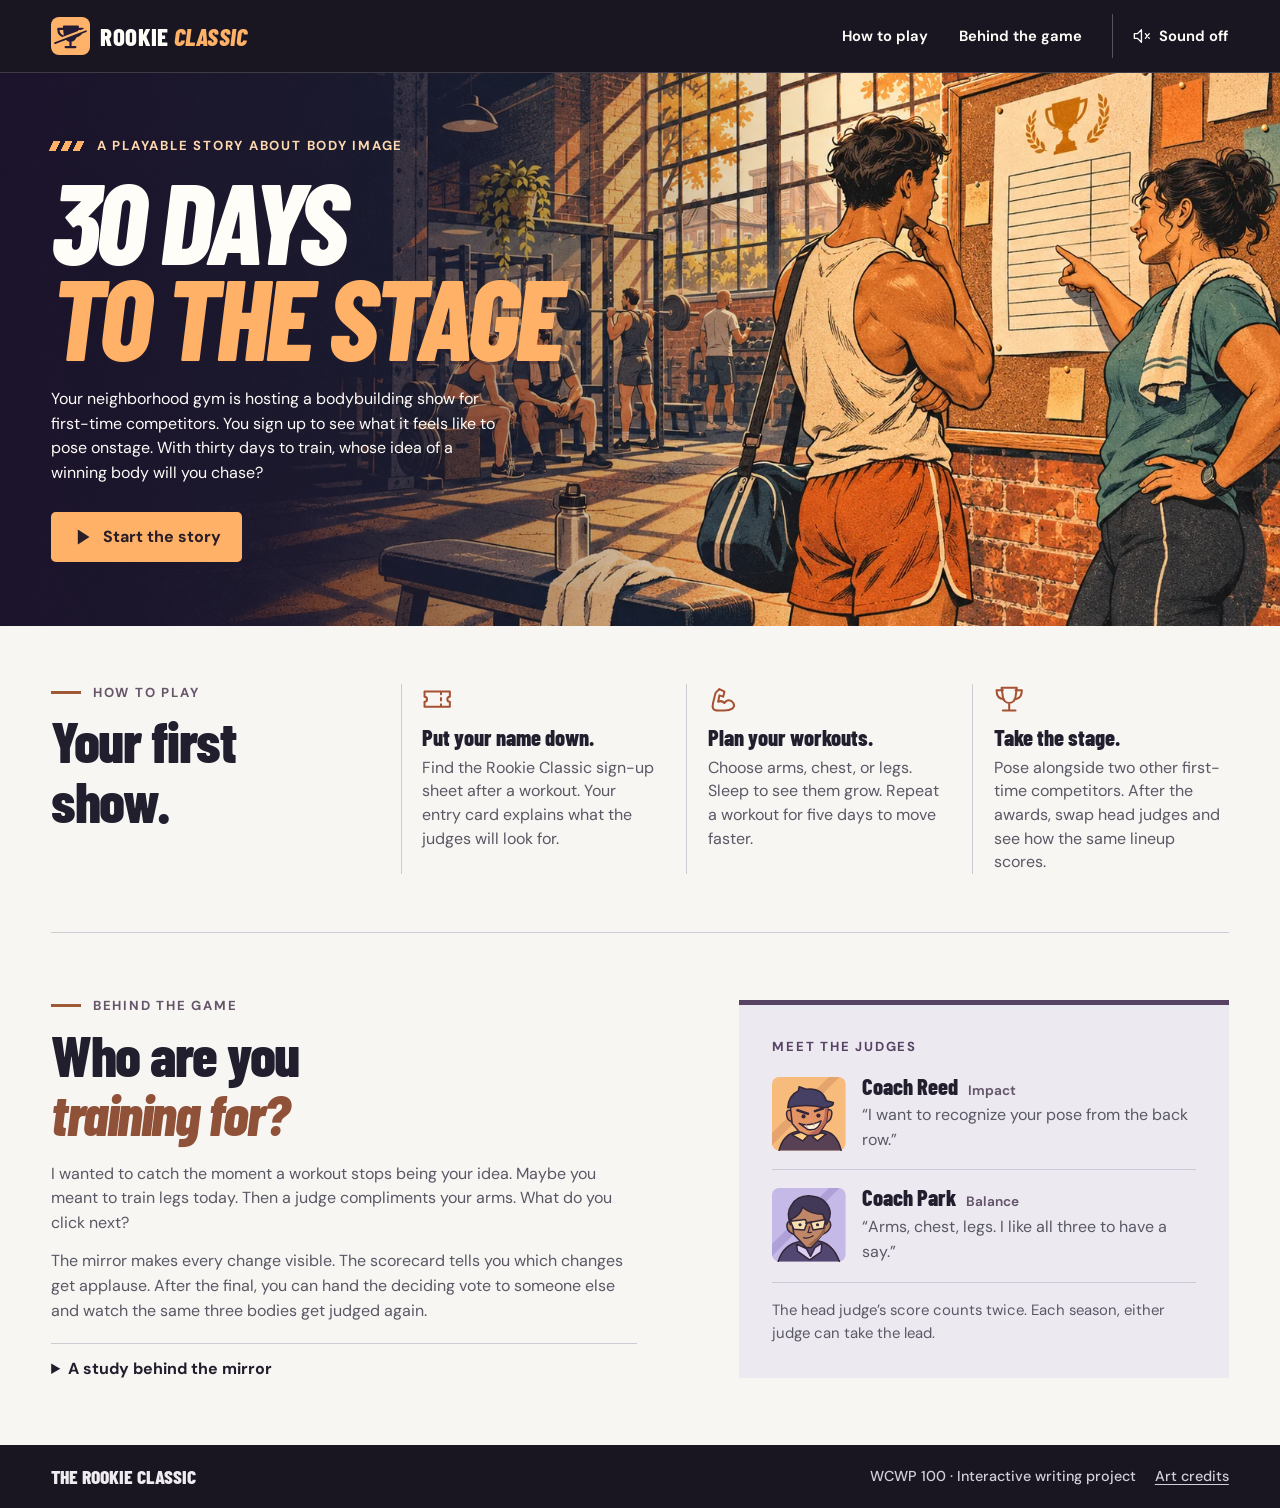
<file: index.html>
<!doctype html>
<html lang="en">
<head>
  <meta charset="utf-8">
  <meta name="viewport" content="width=device-width, initial-scale=1">
  <meta name="theme-color" content="#171723">
  <meta name="description" content="Enter your first local bodybuilding show. Choose thirty days of workouts and see how a judge’s idea of a winning body can shape the way you train.">
  <title>30 Days to the Stage — The Rookie Classic</title>
  <link rel="icon" href="assets/cup.svg" type="image/svg+xml">
  <link rel="preload" href="assets/display-italic.woff2" as="font" type="font/woff2" crossorigin>
  <link rel="stylesheet" href="style.css?v=rookie">
  <script defer src="art.js?v=rookie"></script>
  <script defer src="game.js?v=rookie"></script>
</head>
<body>
  <svg class="sprite" xmlns="http://www.w3.org/2000/svg" aria-hidden="true">
    <symbol id="i-play" viewBox="0 0 24 24"><path d="m7 3 14 9-14 9z" fill="currentColor" stroke="none"/></symbol>
    <symbol id="i-sound" viewBox="0 0 24 24"><path d="M3 9h4l5-5v16l-5-5H3zM16 8q4 4 0 8m3-11q7 7 0 14"/></symbol>
    <symbol id="i-mute" viewBox="0 0 24 24"><path d="M3 9h4l5-5v16l-5-5H3zM17 9l5 6m0-6-5 6"/></symbol>
    <symbol id="i-mirror" viewBox="0 0 24 24"><path d="M4 20V8a8 8 0 0 1 16 0v12zm8-16v13m-6 3-1 2m13-2 1 2"/></symbol>
    <symbol id="i-moon" viewBox="0 0 24 24"><path d="M20.5 14.7A9 9 0 0 1 9.3 3.5a9 9 0 1 0 11.2 11.2Z"/><path d="m17 3 .65 2.35L20 6l-2.35.65L17 9l-.65-2.35L14 6l2.35-.65z" fill="currentColor" stroke="none"/></symbol>
    <symbol id="i-arm" viewBox="0 0 24 24"><path d="m4 15 2-8 3-3 4 2-1 4-3-1-1 5c2-1 4 0 5 1 2-3 5-3 7 0 2 4-2 6-7 6H8c-4 0-5-2-4-6Z"/></symbol>
    <symbol id="i-chest" viewBox="0 0 24 24"><path d="M7 3q5 5 10 0l4 5-3 6-1 6H7l-1-6-3-6zM5 12q4 3 7 0 3 3 7 0m-7-4v4"/></symbol>
    <symbol id="i-leg" viewBox="0 0 24 24"><path d="m9 3-2 6 4 5-3 6v2h5l3-9-2-4 2-6M7 8l7 2m-3 4 5-1"/></symbol>
    <symbol id="i-ticket" viewBox="0 0 24 24"><path d="M2 6h20v4a2 2 0 0 0 0 4v4H2v-4a2 2 0 0 0 0-4zM15 6v2m0 3v2m0 3v2"/></symbol>
    <symbol id="i-cup" viewBox="0 0 24 24"><path d="M6 3h12l-1 7a5 5 0 0 1-10 0zM7 5H2q0 7 6 7m9-7h5q0 7-6 7m-4 3v5m-5 1h10"/></symbol>
  </svg>
  <a class="skip" href="#content">Skip to content</a>
  <header class="mast">
    <div class="wrap mast-inner">
      <a class="brand" href="#home" aria-label="The Rookie Classic home"><img src="assets/cup.svg" width="43" height="43" alt=""><span>ROOKIE <i>CLASSIC</i></span></a>
      <nav aria-label="Site navigation">
        <a href="#rules"><span class="nav-long">How to play</span><span class="nav-short">Rules</span></a><a href="#about"><span class="nav-long">Behind the game</span><span class="nav-short">About</span></a>
        <button type="button" id="sound" class="sound" aria-pressed="false" aria-label="Enable game sounds"><svg class="icon" aria-hidden="true"><use href="#i-mute"/></svg><span>Sound off</span></button>
      </nav>
    </div>
  </header>

  <main id="content" tabindex="-1">
    <div id="home" class="screen">
      <section class="hero" aria-labelledby="game-title">
        <img class="cover" src="assets/arena.webp?v=rookie" width="1672" height="941" fetchpriority="high" alt="Two training partners stop at the gym noticeboard to look at a sign-up sheet.">
        <div class="hero-shade"></div>
        <div class="hero-content wrap">
          <p class="eyebrow strokes">A playable story about body image</p>
          <h1 id="game-title">30 DAYS<br><em>TO THE STAGE</em></h1>
          <p class="deck">Your neighborhood gym is hosting a bodybuilding show for first-time competitors. You sign up to see what it feels like to pose onstage. With thirty days to train, whose idea of a winning body will you chase?</p>
          <div class="actions"><a href="#play" class="btn hot" id="play-link"><svg class="icon" aria-hidden="true"><use href="#i-play"/></svg><span>Start the story</span></a><button type="button" id="fresh" class="text-btn" hidden>Start over</button></div>
        </div>
      </section>

      <div class="wrap">
        <section class="program" id="rules" aria-labelledby="rules-title">
          <div class="section-title"><p class="eyebrow line">How to play</p><h2 id="rules-title">Your first show.</h2></div>
          <div class="steps">
            <div><svg class="step-ico" aria-hidden="true"><use href="#i-ticket"/></svg><h3>Put your name down.</h3><p>Find the Rookie Classic sign-up sheet after a workout. Your entry card explains what the judges will look for.</p></div>
            <div><svg class="step-ico" aria-hidden="true"><use href="#i-arm"/></svg><h3>Plan your workouts.</h3><p>Choose arms, chest, or legs. Sleep to see them grow. Repeat a workout for five days to move faster.</p></div>
            <div><svg class="step-ico" aria-hidden="true"><use href="#i-cup"/></svg><h3>Take the stage.</h3><p>Pose alongside two other first-time competitors. After the awards, swap head judges and see how the same lineup scores.</p></div>
          </div>
        </section>
        <section class="notes" id="about" aria-labelledby="about-title">
          <div class="note-copy">
            <p class="eyebrow line">Behind the game</p><h2 id="about-title">Who are you<br><em>training for?</em></h2>
            <p>I wanted to catch the moment a workout stops being your idea. Maybe you meant to train legs today. Then a judge compliments your arms. What do you click next?</p>
            <p>The mirror makes every change visible. The scorecard tells you which changes get applause. After the final, you can hand the deciding vote to someone else and watch the same three bodies get judged again.</p>
            <details class="research"><summary>A study behind the mirror</summary><p>In a study of 58 women who were generally inactive, those who exercised facing a mirror reported feeling worse afterward than those who exercised facing a plain wall. The researchers found no effect on exercise self-efficacy. That distinction helped shape the game’s question about how it feels to be watched.</p><p>Martin Ginis, Jung, and Gauvin, <cite>Health Psychology</cite> 22 (2003), pp. 354–361.</p><a href="https://eutils.ncbi.nlm.nih.gov/entrez/eutils/efetch.fcgi?db=pubmed&amp;id=12940391&amp;rettype=abstract&amp;retmode=text">Read the PubMed abstract (plain text)</a></details>
          </div>
          <aside class="judges" aria-label="Meet the judges">
            <p class="eyebrow">Meet the judges</p>
            <div class="judge"><span class="portrait" data-portrait="impact" aria-hidden="true"></span><div><h3>Coach Reed <small>Impact</small></h3><p>“I want to recognize your pose from the back row.”</p></div></div>
            <div class="judge"><span class="portrait" data-portrait="balance" aria-hidden="true"></span><div><h3>Coach Park <small>Balance</small></h3><p>“Arms, chest, legs. I like all three to have a say.”</p></div></div>
            <p class="panel-note">The head judge’s score counts twice. Each season, either judge can take the lead.</p>
          </aside>
        </section>
      </div>
    </div>

    <section id="story" class="screen wrap play-wrap" aria-labelledby="story-title" hidden>
      <div class="story-layout" id="story-frame">
        <div class="scene-art" aria-hidden="true"><div id="story-prop"></div></div>
        <div class="story-copy"><p class="eyebrow line" id="story-place"></p><h1 tabindex="-1" id="story-title"></h1><div id="story-text" class="prose"></div><button type="button" class="btn hot" id="next-story"></button></div>
      </div>
    </section>

    <section id="gym" class="screen wrap play-wrap" aria-labelledby="gym-title" hidden>
      <div class="play-heading"><div><p class="eyebrow line">Neighborhood gym · Weight room</p><h1 tabindex="-1" id="gym-title">The training room.</h1></div><div class="day-chip"><span>Training day</span><strong id="day">01 / 30</strong></div></div>
      <div class="gym-layout">
        <figure class="mirror-frame">
          <div class="mirror-head"><span class="mono" id="mirror-label">Training mirror</span><button type="button" id="compare" class="mirror-button" aria-pressed="false"><svg class="icon" aria-hidden="true"><use href="#i-mirror"/></svg><span>View Day 1</span></button></div>
          <div class="gym-canvas" id="gym-canvas"></div>
          <figcaption class="mirror-foot" id="mirror-foot"></figcaption>
        </figure>
        <div class="workout">
          <fieldset class="muscles"><legend>Choose a workout</legend>
            <label><input type="radio" name="group" value="0"><span class="choice-icon"><svg class="icon"><use href="#i-arm"/></svg></span><span><b>Arms</b><small>Double biceps curl</small></span><i></i></label>
            <label><input type="radio" name="group" value="1"><span class="choice-icon"><svg class="icon"><use href="#i-chest"/></svg></span><span><b>Chest</b><small>Chest press</small></span><i></i></label>
            <label><input type="radio" name="group" value="2"><span class="choice-icon"><svg class="icon"><use href="#i-leg"/></svg></span><span><b>Legs</b><small>Power squat</small></span><i></i></label>
          </fieldset>
          <fieldset class="pace"><legend>Repeat this workout for</legend><div><label><input type="radio" name="pace" value="1" checked><span>1 day</span></label><label><input type="radio" name="pace" value="5"><span id="long-block">5 days</span></label></div></fieldset>
          <button type="button" class="btn hot full" id="train" disabled><svg class="icon" aria-hidden="true"><use href="#i-moon"/></svg><span>Train &amp; sleep</span></button>
          <p class="feedback" id="feedback" role="status">Choose a muscle group to begin.</p>
        </div>
      </div>
      <div class="training-bottom"><div class="session-book"><div class="row"><h2>Training log</h2><span class="mono" id="log-count"></span></div><div id="log" class="log"></div><div id="totals" class="totals"></div></div><div id="coach" class="coach"></div></div>
    </section>

    <section id="final" class="screen wrap play-wrap" aria-labelledby="final-title" hidden>
      <div class="play-heading"><div><p class="eyebrow line">Community hall · Show night</p><h1 tabindex="-1" id="final-title">The Rookie Classic.</h1></div><svg class="cup-stamp" aria-hidden="true"><use href="#i-cup"/></svg></div>
      <div class="stage" id="stage"><div class="stage-lights" aria-hidden="true"></div><div class="lineup" id="lineup"></div></div>
      <div id="curtain-call" class="curtain"><div><h2>The scorecards are in.</h2><p id="stage-call"></p></div><button type="button" class="btn hot" id="reveal">Reveal the verdict</button></div>
      <div id="verdict" hidden>
        <div id="ending" class="ending"></div>
        <section class="score-section" aria-labelledby="score-title">
          <div class="score-header"><div><p class="eyebrow line">Judges’ scorecards</p><h2 id="score-title">What if the other judge led?</h2></div><button type="button" id="swap" class="btn outline" aria-pressed="false">Swap head judges</button></div>
          <p id="score-caption" role="status"></p>
          <table><caption class="sr-only">Contestant rankings and judges’ scores out of 100</caption><thead><tr><th scope="col">Place</th><th scope="col">Athlete</th><th scope="col">Impact</th><th scope="col">Balance</th><th scope="col">Total</th></tr></thead><tbody id="scores"></tbody></table>
          <details class="scoring"><summary>How the scores work</summary><p>Coach Reed awards more impact points as the most-trained group grows. Coach Park awards more balance points as the gap between the most- and least-trained groups shrinks. Each judge gives up to 100 points. The head judge counts twice in the average. Athletes tied for first share the title.</p></details>
          <div class="last-actions"><button type="button" class="btn dark" id="replay">Play a new season</button><a href="#about">Behind the game</a></div>
        </section>
      </div>
    </section>
  </main>

  <footer class="site-foot"><div class="wrap"><span>The Rookie Classic</span><div class="foot-links"><span>WCWP 100 · Interactive writing project</span><a href="credits.html">Art credits</a></div></div></footer>
  <dialog id="reset-dialog"><h2>Start a new season?</h2><p>This replaces the season saved in this browser and draws a new panel and two rivals.</p><form method="dialog"><button class="btn outline" value="cancel" autofocus>Keep my season</button><button class="btn hot" value="restart">Start over</button></form></dialog>
  <noscript><p class="no-js">Enable JavaScript to play the game. The introduction and project notes are available above.</p></noscript>
</body>
</html>
</file>
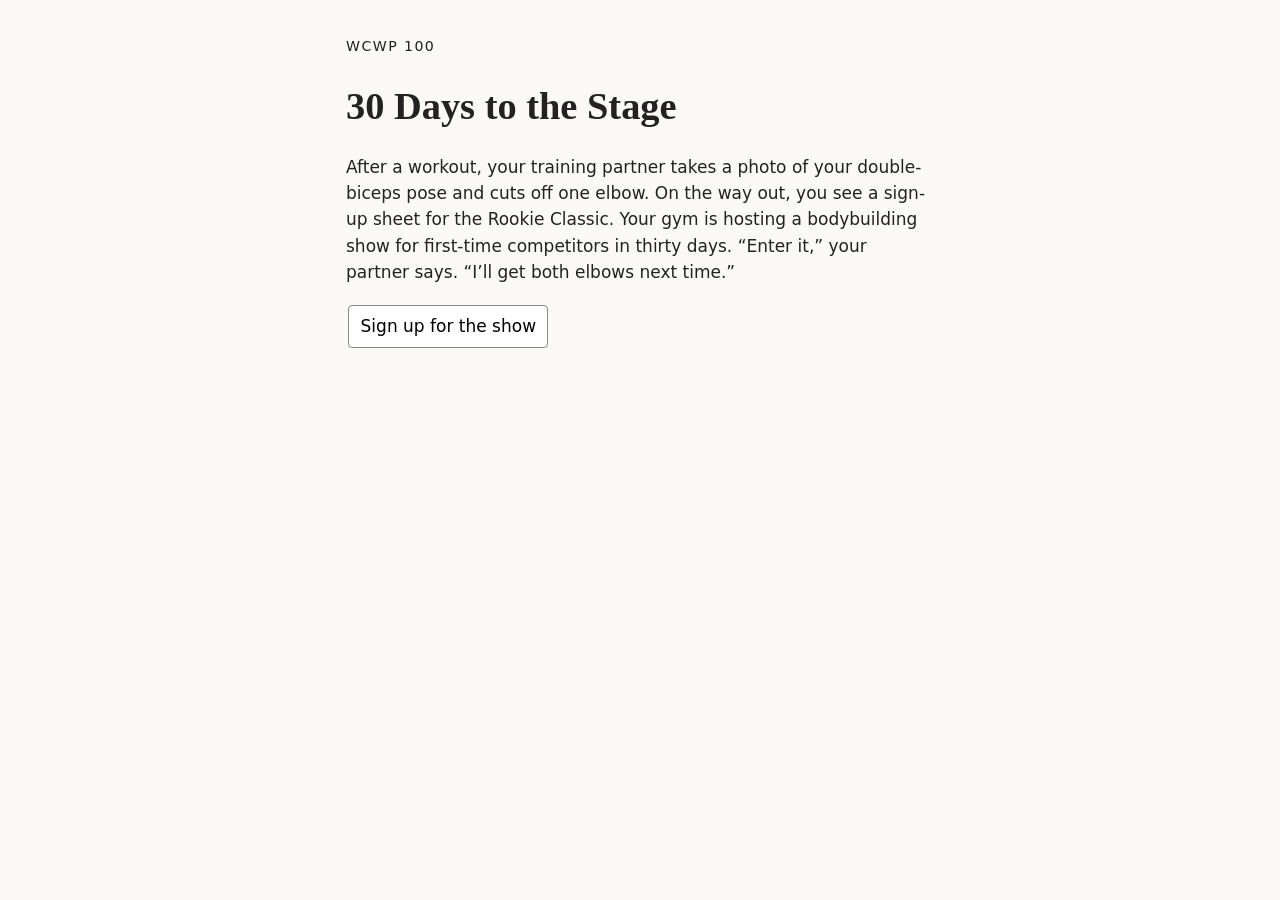
<file: draft/index.html>
<!doctype html><html lang="en"><meta charset="utf-8"><meta name="viewport" content="width=device-width, initial-scale=1"><title>30 Days to the Stage | Rookie Classic Draft</title><link rel="icon" href="../assets/cup.svg" type="image/svg+xml">
<style>*{box-sizing:border-box}body{margin:2rem auto;padding:0 1rem;max-width:620px;background:#faf9f5;color:#222;font:17px/1.55 system-ui}h1{font: bold 2.4rem Georgia}button{font:inherit;padding:.45rem .7rem;margin:.15rem;border:1px solid #888;border-radius:4px;background:white;cursor:pointer}button[aria-pressed=true]{background:#283c38;color:white}#mirror{background:#e4e9e3;text-align:center}svg{height:230px;max-width:100%}small{letter-spacing:.1em}button:disabled{opacity:.5}</style>
<main><small>WCWP 100</small><h1>30 Days to the Stage</h1><p id="story">After a workout, your training partner takes a photo of your double-biceps pose and cuts off one elbow. On the way out, you see a sign-up sheet for the Rookie Classic. Your gym is hosting a bodybuilding show for first-time competitors in thirty days. “Enter it,” your partner says. “I’ll get both elbows next time.”</p><button id="next">Sign up for the show</button>
<section id="room" hidden><h2 id="day"></h2><div id="mirror"></div><p id="log" role="status"></p><div id="controls"><p>Choose one muscle group for your next five days of training.</p><div id="options"></div><button id="rest" disabled>Train and sleep for five days</button></div><button id="again" hidden>Play again</button></section></main>
<script src="../art.js?v=rookie"></script><script>
const get=id=>document.getElementById(id),groups=['Arms','Chest','Legs'],counts=[0,0,0];let nights=0,selection=-1,turned=false;
function draw(){get('mirror').innerHTML=CupArt.athlete(counts);get('log').textContent=groups.map((name,i)=>name+' '+counts[i]).join(' · ');get('day').textContent=nights===30?'Competition night':'Training day '+(nights+1)+' of 30'}
get('next').onclick=()=>{if(!turned){turned=true;get('story').textContent='You sign your name. Coach Reed, the judge for the show, likes a muscle group that stands out from the back row. Tomorrow was going to be leg day. Will the judge’s taste change your plan?';get('next').textContent='Enter the gym';return}get('next').hidden=true;get('story').hidden=true;get('room').hidden=false;draw()};
groups.forEach((name,i)=>{const b=document.createElement('button');b.textContent=name;b.onclick=()=>{selection=i;[...get('options').children].forEach((x,j)=>x.setAttribute('aria-pressed',String(i===j)));get('rest').disabled=false};get('options').append(b)});
get('rest').onclick=()=>{if(selection<0||nights>=30)return;counts[selection]+=5;nights+=5;draw();if(nights===30){get('controls').hidden=true;const win=Math.max(...counts)>=20;get('log').append(document.createElement('br'),win?'Your signature muscle catches Coach Reed’s eye. You win first place at the Rookie Classic. Your partner steps back to get your whole pose in the photo.':'Another first-time competitor takes the blue ribbon. Your partner shows you the photo from before the scores went up. Now that you know the result, do you look at it differently?');get('again').hidden=false}};
get('again').onclick=()=>location.reload();
</script></html>
</file>
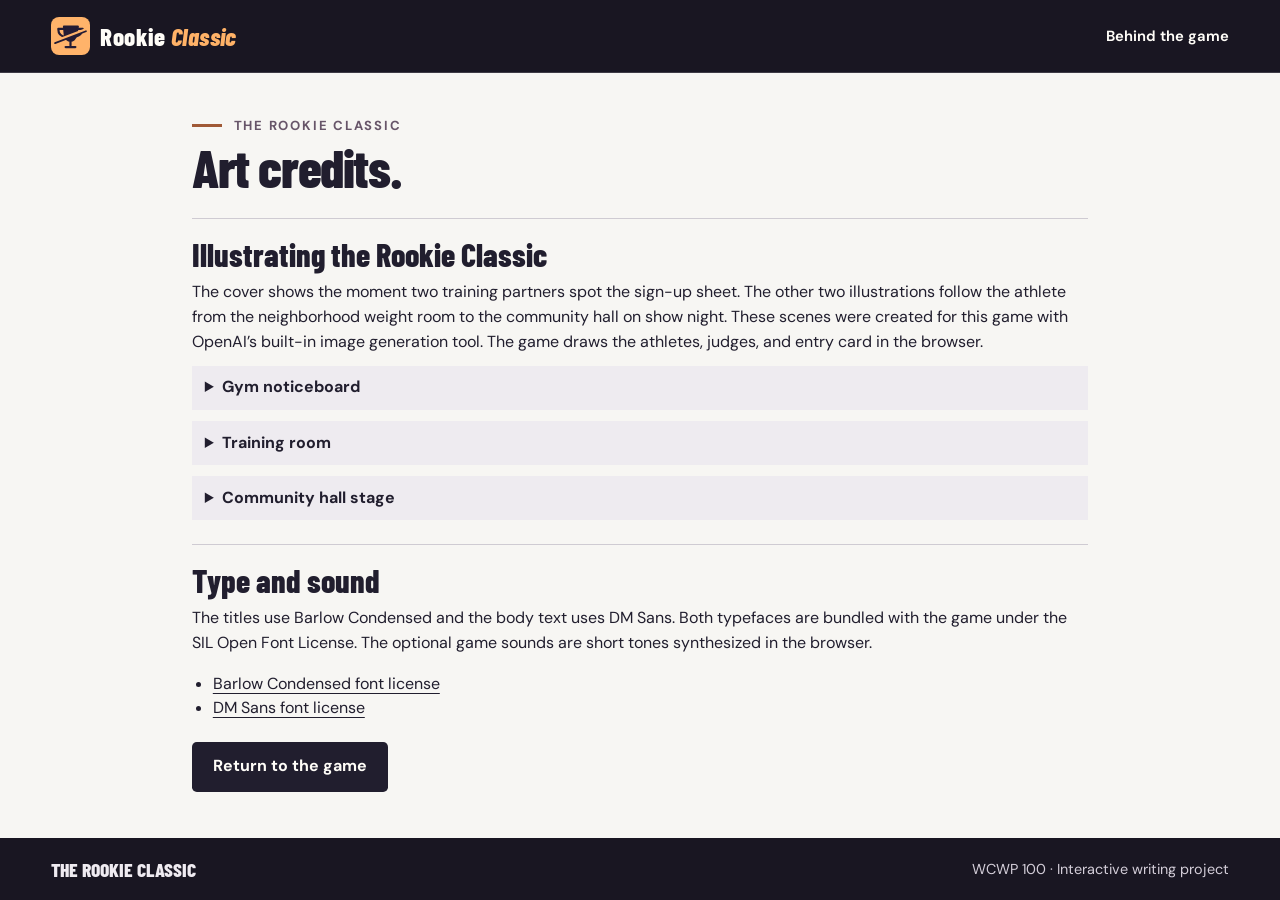
<file: credits.html>
<!doctype html>
<html lang="en">
<head>
  <meta charset="utf-8"><meta name="viewport" content="width=device-width, initial-scale=1">
  <meta name="theme-color" content="#171723">
  <title>Art credits — The Rookie Classic</title>
  <link rel="icon" href="assets/cup.svg" type="image/svg+xml"><link rel="stylesheet" href="style.css?v=rookie">
</head>
<body>
  <a class="skip" href="#credits">Skip to credits</a>
  <header class="mast"><div class="wrap mast-inner"><a class="brand" href="index.html#home" aria-label="The Rookie Classic home"><img src="assets/cup.svg" width="43" height="43" alt=""><span>Rookie <i>Classic</i></span></a><nav aria-label="Site navigation"><a href="index.html#about">Behind the game</a></nav></div></header>
  <main class="wrap play-wrap credit-page" id="credits">
    <div class="play-heading"><div><p class="eyebrow line">The Rookie Classic</p><h1>Art credits.</h1></div></div>
    <section><h2>Illustrating the Rookie Classic</h2><p>The cover shows the moment two training partners spot the sign-up sheet. The other two illustrations follow the athlete from the neighborhood weight room to the community hall on show night. These scenes were created for this game with OpenAI’s built-in image generation tool. The game draws the athletes, judges, and entry card in the browser.</p>
    <details><summary>Gym noticeboard</summary><p><a href="assets/arena.webp?v=rookie">Open the illustration</a></p><p><strong>Generation prompt</strong></p><p>Use case: illustration-story. Create a polished wide 16:9 landscape cover illustration for an independent sports narrative game about a first-time local bodybuilding show. An ordinary neighborhood gym on a late afternoon, depicted in a beautifully hand-inked vintage sports editorial illustration with screenprint grain, clean silhouettes, warm muted orange and navy, muted teal, ivory paper highlights. A very specific human moment: within the RIGHT half of frame, an adult recreational lifter with short dark wavy hair, tan skin, ivory sleeveless top, orange gym shorts and a small duffel looks at the sign-up sheet pinned to the gym's cork noticeboard. Beside them a training partner in a teal T-shirt points casually at the blank lines on the sheet. A small trophy pictogram on the sheet but NO readable lettering. Large factory windows cast warm angular sunlight across brick, rubber flooring and a bench. The LEFT 42 percent is dark navy gym architecture and understated shadow, suitable for white HTML title text to be added later. Show a working, welcoming community gym on a human scale. Beautiful graphic composition, expressive natural postures, stylized but anatomically credible adults, a compelling illustrated game cover. No lettering, no watermarks, no interface, no fantasy or outer space.</p></details>
    <details><summary>Training room</summary><p><a href="assets/training.webp?v=rookie">Open the illustration</a></p><p><strong>Generation prompt</strong></p><p>Use case: illustration-story. Wide 3:2 background painting for the training scene of a neighborhood bodybuilding game. The camera faces the back wall straight on at chest height. A real, well-used community weight room with soft morning light from a bank of high rectangular windows overlooking the tops of brick buildings and a leafy tree on an ordinary street. A rack of iron dumbbells and a folded towel at the far left, weight plates stored on a peg and a flat bench at the far right. The central half is completely unobstructed for a game character to stand in later. A simple exercise mat and a clean level dark rubber floor occupy the bottom quarter. Refined hand-inked sports comic, restrained screenprint grain, flat muted blue-green and charcoal midtones, warm apricot light, softly lit center that will contrast with a human figure in an ivory tank and orange shorts. Believable perspective and equipment. Empty room, no people or human reflections, no logos, no writing, no interface or borders.</p></details>
    <details><summary>Community hall stage</summary><p><a href="assets/final.webp?v=rookie">Open the illustration</a></p><p><strong>Generation prompt</strong></p><p>Use case: illustration-story. Very wide horizontal 2.4:1 panorama of an EMPTY stage for a small community gym's first-time bodybuilding show, seen straight on from the audience. A broad flat low wooden platform spans the full bottom quarter of the picture; leave the entire platform clear for three athlete characters to be composited. Behind it are dark plum folded theatre curtains, simple painted brick at either side, warm amber stage lights on two portable lighting stands, an understated cream pennant with a small simple trophy silhouette high at the back. At the extreme left just offstage, one modest gold cup on a little awards table. Quietly exciting local recreation hall, not a big professional arena. Tasteful hand-inked vintage sports comic illustration, subtle screenprint grain, graphic silhouettes and warm ochre highlights in a charcoal, dusty teal and plum palette. No people on stage, no crowds blocking the foreground, no text, no logos, no watermark.</p></details>
    </section>
    <section><h2>Type and sound</h2><p>The titles use Barlow Condensed and the body text uses DM Sans. Both typefaces are bundled with the game under the SIL Open Font License. The optional game sounds are short tones synthesized in the browser.</p><ul><li><a href="assets/Barlow-Condensed-LICENSE.txt">Barlow Condensed font license</a></li><li><a href="assets/DM-Sans-LICENSE.txt">DM Sans font license</a></li></ul></section>
    <div class="last-actions"><a class="btn dark" href="index.html#home">Return to the game</a></div>
  </main>
  <footer class="site-foot"><div class="wrap"><span>The Rookie Classic</span><span>WCWP 100 · Interactive writing project</span></div></footer>
</body>
</html>
</file>
<file: style.css>
@font-face{font-family:Barlow Condensed;src:url("assets/display.woff2") format("woff2");font-weight:800;font-display:swap}
@font-face{font-family:Barlow Condensed;src:url("assets/display-italic.woff2") format("woff2");font-style:italic;font-weight:800;font-display:swap}
@font-face{font-family:DM Sans;src:url("assets/dm-sans.woff2") format("woff2");font-weight:100 1000;font-display:swap}

:root{
  --ink:#211e2e; --dark:#191622; --paper:#f7f6f3; --white:#fffdf8; --muted:#595865;
  --line:#cfcbd2; --orange:#ffb267; --plum:#453450; --lilac:#c6b9ff; --aqua:#7ee1cf;
  --arm:#e88143; --chest:#8b75d0; --leg:#348f86; --display:"Barlow Condensed","Arial Narrow",Impact,sans-serif;
}
*{box-sizing:border-box}
html{scroll-behavior:smooth;scroll-padding-top:1.1rem}
body{margin:0;color:var(--ink);background:var(--paper);font:1rem/1.55 "DM Sans",Arial,sans-serif}
[hidden]{display:none!important}
button,a,input,summary{-webkit-tap-highlight-color:transparent}
button,input{font:inherit}
button{cursor:pointer}
button:disabled{cursor:default}
a{color:inherit;text-underline-offset:.22em}
svg{display:block}
button:focus-visible,a:focus-visible,summary:focus-visible,label:has(input:focus-visible){outline:3px solid #197a92;outline-offset:4px}
.mast :focus-visible,.hero :focus-visible,.mirror-frame :focus-visible{outline-color:#ffe19a}
h1,h2,h3,p,figure,fieldset{margin:0}
h1,h2,h3{line-height:1.03}
h1,h2,h3,.brand{font-family:var(--display);font-weight:800}
h1:focus{outline:none}
p+p{margin-top:.82em}
.wrap{width:min(100% - clamp(2rem,8vw,9rem),85rem);margin-inline:auto}
.sprite{position:absolute;width:0;height:0;overflow:hidden;pointer-events:none}
.icon,.step-ico,.cup-stamp{width:1.25rem;height:1.25rem;fill:none;stroke:currentColor;stroke-width:1.7;stroke-linecap:round;stroke-linejoin:round;flex:none}
.sr-only,.skip:not(:focus){position:absolute;width:1px;height:1px;padding:0;margin:-1px;overflow:hidden;clip-path:inset(50%);white-space:nowrap}
.skip:focus{position:fixed;z-index:20;top:.4rem;left:.4rem;background:white;color:#211e2e;padding:.75rem}
.mast{background:var(--dark);color:var(--white);border-bottom:1px solid #ffffff29}
.mast-inner,.mast nav,.brand,.sound,.actions,.row,.last-actions,.btn,.mirror-button{display:flex;align-items:center}
.mast-inner{justify-content:space-between;min-height:4.5rem;gap:1rem}
.brand{gap:.68rem;text-decoration:none;letter-spacing:.015em;font-size:1.55rem;white-space:nowrap}
.brand img{width:2.4rem;height:2.4rem}
.brand i{color:var(--orange)}
.mast nav{gap:clamp(.85rem,2.4vw,2.4rem);font-size:.92rem;font-weight:650}
.mast nav a{text-decoration:none}
.mast nav a:hover,.text-btn:hover,.last-actions a:hover{color:#ca692d}
.mast nav a:hover{color:var(--orange)}
.sound{gap:.48rem;padding:.4rem .05rem .4rem 1.2rem;border:none;border-left:1px solid #ffffff42;background:none;color:inherit;min-height:2.75rem}
.sound .icon{width:1.18rem}
.hero{position:relative;isolation:isolate;display:grid;align-items:center;min-height:clamp(32rem,43vw,43.5rem);overflow:hidden;background:#261930;color:var(--white)}
.cover,.hero-shade{position:absolute;inset:0;width:100%;height:100%;z-index:-1}
.cover{object-fit:cover;object-position:50% 59%}
.hero-shade{background:linear-gradient(90deg,#1c122be8 0,#20152bad 23%,#21162d45 45%,transparent 66%)}
.hero-content{padding-block:clamp(3.3rem,5vw,6rem)}
.eyebrow,.mono,.day-chip span,.compare-state{font:700 .82rem/1.4 "DM Sans",Arial,sans-serif;text-transform:uppercase;letter-spacing:.135em}
.eyebrow.strokes,.line{display:flex;align-items:center;gap:.75rem}
.strokes:before{content:"";width:2.1rem;height:.62rem;transform:skewX(-24deg);background:repeating-linear-gradient(90deg,var(--orange) 0 7px,transparent 7px 12px)}
.hero .eyebrow{color:#fed8ae}
.hero h1{font-size:clamp(4.9rem,8.9vw,9.2rem);font-style:italic;line-height:.84;letter-spacing:-.035em;margin:1.05rem 0 1.45rem;text-shadow:0 3px 0 #291a3160}
.hero h1 em{color:var(--orange);white-space:nowrap}
.deck{max-width:28.8rem;font-size:clamp(1rem,1.25vw,1.23rem);line-height:1.55;color:#fffbf8}
.actions,.last-actions{gap:1.3rem;flex-wrap:wrap}
.actions{margin-top:1.65rem}
.btn{justify-content:center;gap:.65rem;min-height:3.1rem;padding:.65rem 1.25rem;border:1px solid transparent;border-radius:.3rem;font-weight:750;text-decoration:none;line-height:1.3;transition:background .15s,transform .15s}
.btn:active:not(:disabled){transform:translateY(1px)}
.hot{background:var(--orange);color:#291d27}
.hot:hover:not(:disabled){background:#ffca8d}
.hot:disabled{background:#dedbe0;color:#625f6a}
.dark{background:var(--ink);color:var(--white)}
.dark:hover{background:var(--plum)}
.outline{border-color:#9b939e;background:transparent;color:var(--ink)}
.outline:hover{background:#e9e4ed}
.text-btn{background:none;border:0;padding:.6rem 0;color:#fff;font-weight:650;text-decoration:underline;text-underline-offset:.25em}
.line:before{content:"";width:1.85rem;height:3px;background:#a05936}
.section-title h2,.note-copy h2,.play-heading h1,.score-header h2,.curtain h2,.ending h2,.story-copy h1{font-size:clamp(2.7rem,4.5vw,5rem);letter-spacing:-.026em}
.program{padding:clamp(2.6rem,4.5vw,5rem) 0;display:grid;grid-template-columns:.9fr 2.5fr;gap:clamp(2rem,4vw,4.3rem);border-bottom:1px solid var(--line)}
.section-title .eyebrow,.note-copy .eyebrow,.play-heading .eyebrow,.story-copy .eyebrow,.score-header .eyebrow{margin-bottom:.6rem;color:#675569}
.steps{display:grid;grid-template-columns:repeat(3,1fr);gap:clamp(1rem,2.3vw,2.4rem)}
.steps>div{border-left:1px solid var(--line);padding-left:clamp(.9rem,1.6vw,1.65rem)}
.step-ico{width:1.9rem;height:1.9rem;color:#a65232;margin-bottom:.75rem;stroke-width:1.6}
.steps h3,.judge h3,.curtain h2{font-size:clamp(1.4rem,1.75vw,1.9rem)}
.steps p,.judge p,.panel-note,.feedback,.note-copy p,.score-section>p,.scoring p,.curtain p{color:var(--muted)}
.steps p{margin-top:.42rem;line-height:1.48}
.notes{display:grid;grid-template-columns:1.1fr .92fr;gap:clamp(2rem,8vw,8rem);padding:clamp(2.8rem,5vw,5.5rem) 0;align-items:center}
.note-copy h2{margin-bottom:1.15rem}
.note-copy h2 em{color:#905139}
.note-copy p{max-width:39.5rem}
.research,.scoring{margin-top:1.2rem;border-top:1px solid var(--line);padding-top:.8rem}
summary{cursor:pointer;font-weight:700;width:fit-content}
.research p,.scoring p{margin-block:.75rem}
.research a{font-size:.94rem;color:#4e3a6f;font-weight:650}
.judges{background:#ede9f1;border-top:.32rem solid #594364;padding:clamp(1.3rem,2.6vw,2.5rem)}
.judges>.eyebrow{margin-bottom:1.15rem;color:#594364}
.judge,.coach{display:flex;align-items:center;gap:1rem}
.judge+.judge{margin-top:1rem;padding-top:1rem;border-top:1px solid #d0c6d7}
.portrait{display:block;width:4.6rem;height:4.6rem;flex:none}
.portrait svg{width:100%;height:100%}
.judge h3{display:flex;align-items:baseline;gap:.6rem}
.judge small{font:650 .85rem "DM Sans",Arial;color:#65556b}
.judge p{margin-top:.3rem}
.panel-note{margin-top:1.1rem;padding-top:1rem;border-top:1px solid #d0c6d7;font-size:.93rem}
.site-foot{margin-top:auto;background:var(--dark);color:#efebf1}
.site-foot .wrap{display:flex;justify-content:space-between;gap:1rem;align-items:center;padding:1.2rem 0}
.site-foot span:first-child{font:800 1.22rem var(--display);text-transform:uppercase}
.site-foot span:last-child{color:#d4ced9;font-size:.9rem}

.play-wrap{padding-block:clamp(1.45rem,3.4vw,3.3rem)}
.story-layout{min-height:min(38rem,75vh);display:grid;grid-template-columns:1.05fr 1fr;background:var(--white);border:1px solid var(--line);overflow:hidden;border-radius:.4rem}
.scene-art{position:relative;min-height:24rem;display:grid;place-items:center;overflow:hidden;background:linear-gradient(0deg,#28183255,transparent 50%),url("assets/arena.webp?v=rookie") 80% 54%/cover}
.ticket-scene .scene-art{background:linear-gradient(125deg,#181425dd,#49334b88),url("assets/arena.webp?v=rookie") 70% center/cover}
#story-prop{width:min(77%,23rem)}
.paper-ticket{border-radius:8px;background:#ffe1a8;color:#302634;box-shadow:8px 11px 0 #20182766;transform:rotate(-8deg);overflow:hidden}
.ticket-top{background:#e58a48;padding:.55rem 1.25rem;font:800 1.1rem var(--display);letter-spacing:.08em;text-transform:uppercase;display:flex;justify-content:space-between}
.paper-ticket strong{font:italic 800 clamp(2.4rem,4.5vw,4.9rem)/.9 var(--display);display:block;letter-spacing:-.03em;padding:1.15rem 1.3rem .7rem}
.ticket-stub{padding:1rem 1.3rem;border-top:2px dashed #826b58;display:flex;align-items:center;justify-content:space-between;gap:.6rem}
.ticket-stub small{display:block;font-size:.8rem}
.ticket-stub b{font-size:1rem}
.barcode{width:30%;height:2.8rem;background:repeating-linear-gradient(90deg,#352735 0 3px,transparent 3px 6px,#352735 6px 8px,transparent 8px 10px,#352735 10px 15px,transparent 15px 18px)}
.story-copy{padding:clamp(1.4rem,4.5vw,4.75rem);align-self:center}
.story-copy h1{font-size:clamp(3rem,4.7vw,5.4rem)}
.prose{margin:1.1rem 0 1.6rem;max-width:38rem;font-size:clamp(1.02rem,1.25vw,1.18rem);line-height:1.65}
.play-heading,.score-header,.curtain,.row,.mirror-head,.mirror-foot,.day-chip,.score-header{display:flex;align-items:center;justify-content:space-between;gap:1rem}
.play-heading{margin-bottom:1.2rem}
.play-heading h1{font-size:clamp(2.6rem,4.2vw,4.8rem)}
.play-heading .eyebrow{margin-bottom:.25rem}
.day-chip{align-items:flex-end;flex-direction:column;gap:0;flex:none}
.day-chip span{color:#64566c}
.day-chip strong{font:italic 800 clamp(2.0rem,3.6vw,3.5rem)/1 var(--display);font-variant-numeric:tabular-nums}
.gym-layout{display:grid;grid-template-columns:1.45fr 1fr;gap:clamp(1rem,2vw,1.7rem);align-items:stretch}
.mirror-frame{background:#222034;color:#f7f0e6;min-width:0;overflow:hidden;border-radius:.45rem;display:flex;flex-direction:column}
.mirror-head,.mirror-foot{padding:.55rem 1rem;background:#282337}
.mirror-head{min-height:2.9rem}
.mirror-button{gap:.4rem;line-height:1.2;background:transparent;color:#f9f5fb;border-radius:.25rem;border:1px solid #7b7488;padding:.4rem .58rem;font-size:.9rem;font-weight:650}
.mirror-button[aria-pressed=true]{color:var(--ink);background:var(--lilac)}
.mirror-button:disabled{opacity:.5}
.mirror-button .icon{width:1rem;height:1rem}
.gym-canvas{position:relative;isolation:isolate;flex:1;min-height:19rem;display:grid;place-items:center;overflow:hidden;background:#46405a url("assets/training.webp?v=rookie") center/cover}
.gym-canvas svg{position:absolute;inset:2% 0 1%;width:100%;height:97%;overflow:visible}
.mirror-foot{min-height:2.6rem;justify-content:center;color:#f0e8f3;font-size:.92rem;text-align:center}
.workout{background:var(--white);border:1px solid var(--line);border-radius:.45rem;padding:clamp(1rem,1.6vw,1.6rem)}
fieldset{padding:0;border:0;min-width:0}
.muscles legend{font:800 1.9rem/1.05 var(--display);margin-bottom:.8rem}
.muscles label,.pace label{position:relative;cursor:pointer}
.muscles label{display:flex;align-items:center;gap:.8rem;border:1px solid #d7d2d8;border-radius:.35rem;padding:.49rem .85rem;min-height:3.1rem;background:white}
.muscles label+label{margin-top:.38rem}
.muscles label:hover,.pace label:hover{border-color:#806953}
.muscles input,.pace input{position:absolute;opacity:0;width:1px;height:1px}
.muscles label:has(input:checked){background:#fff0dc;border-color:#986037;box-shadow:inset 3px 0 #c77937}
.choice-icon{display:grid;place-items:center;width:2.1rem;height:2.1rem;color:#65445c}
.choice-icon .icon{width:1.65rem;height:1.65rem}
.muscles b,.muscles small{display:block;line-height:1.28}
.muscles small{color:#68606c;font-size:.86rem}
.muscles i{margin-left:auto;width:.87rem;height:.87rem;border:1.5px solid #8d8791;border-radius:50%}
.muscles input:checked~i{background:#463343;border-color:#463343;box-shadow:inset 0 0 0 2px #ffeacb}
.pace{margin:.85rem 0}
.pace legend{padding:0;margin-bottom:.35rem;font-weight:650;font-size:.92rem}
.pace>div{display:flex;gap:.4rem}
.pace label span{display:block;border:1px solid #cfc9d2;border-radius:.28rem;padding:.25rem .85rem;min-width:4.5rem;text-align:center;font-size:.92rem;font-weight:600}
.pace label:has(input:checked) span{background:#37404b;color:white;border-color:#37404b}
.pace label:has(input:disabled){opacity:.45;cursor:default}
.full{width:100%}
.feedback{font-size:.93rem;line-height:1.4;margin-top:.55rem;min-height:1.4em}
.training-bottom{display:grid;grid-template-columns:1.45fr 1fr;gap:clamp(1rem,2vw,1.7rem);margin-top:1.1rem}
.session-book,.coach{border-top:2px solid #b9afbd;padding-top:.8rem;min-width:0}
.row h2{font-size:1.55rem}
.log{display:grid;grid-template-columns:repeat(30,1fr);gap:3px;margin:.6rem 0}
.log i{height:.76rem;border-radius:2px;background:#dcd8df}
.log .arms{background:var(--arm)}.log .chest{background:var(--chest)}.log .legs{background:var(--leg)}
.totals{display:flex;flex-wrap:wrap;gap:.65rem 1.1rem;font-size:.9rem}
.totals span{display:inline-flex;gap:.35rem;align-items:center}
.totals i{width:.63rem;height:.63rem;border-radius:50%}
.coach .portrait{width:3.9rem;height:3.9rem}
.coach h3{font-size:1.45rem}
.coach p{font-size:.94rem;color:var(--muted);margin-top:.18rem}
.cup-stamp{width:3.25rem;height:3.25rem;color:#9c5029}
.stage{position:relative;isolation:isolate;overflow:hidden;border-radius:.45rem;background:#30243b url("assets/final.webp?v=rookie") center 59%/cover;color:white}
.lineup{position:relative;display:grid;grid-template-columns:repeat(3,minmax(0,1fr));align-items:end;margin:0 auto;width:92%;padding:1.5rem 0 .85rem}
.contestant{display:grid;place-items:center;align-content:end;min-width:0}
.contestant svg{width:100%;height:clamp(10rem,21vw,22rem);filter:drop-shadow(1px 3px 1px #21152c75)}
.contestant figcaption{padding:.36rem .6rem;background:#211927e8;color:#fff3df;text-align:center;font:800 clamp(1rem,1.65vw,1.6rem)/1.1 var(--display);min-width:60%;border-top:2px solid #bcb0c7}
.contestant.player figcaption{border-color:#ffb463;color:#ffc98d}
.stage-lights{position:absolute;inset:0;z-index:-1;background:linear-gradient(66deg,transparent 14%,#ffe6b323 14.5%,transparent 30%),linear-gradient(-66deg,transparent 14%,#d8b8ff26 14.5%,transparent 32%)}
.curtain{background:var(--white);border:1px solid var(--line);border-radius:.4rem;padding:clamp(1rem,2vw,1.8rem);margin-top:1rem}
.curtain h2{font-size:2rem}
.curtain p{margin-top:.38rem;max-width:44rem}
.curtain .btn,.score-header .btn{flex:none}
.ending{padding:clamp(1.3rem,2.4vw,2.4rem);margin-top:1.2rem;border-left:5px solid #a88db5;background:#ece7f0}
.ending.win{background:#fce9ce;border-color:#c97638}
.ending h2{font-size:clamp(2rem,3.1vw,3.3rem);margin:.35rem 0 .5rem}
.ending p{max-width:56rem}
.score-section{padding:2.4rem 0 .7rem}
.score-header h2{font-size:clamp(2.15rem,3.4vw,3.6rem)}
.score-section>p{margin:.85rem 0 1rem}
table{width:100%;border-collapse:collapse;font-variant-numeric:tabular-nums;background:var(--white)}
th,td{padding:.62rem .85rem;text-align:right;border-block-end:1px solid var(--line)}
thead{background:#e9e6ed;color:#53485c;font-size:.9rem}
th:nth-child(1),th:nth-child(2),td:nth-child(1),td:nth-child(2){text-align:left}
tbody th{text-align:left}
tr.you{background:#fff0da}
td:last-child{font-weight:750}
.scoring p{max-width:56rem}
.last-actions{margin-top:1.3rem}
.last-actions a{font-weight:700}
dialog{border:1px solid #89818b;background:var(--paper);color:var(--ink);padding:1.7rem;border-radius:.5rem;width:min(30rem,calc(100% - 2rem))}
dialog::backdrop{background:#191327ae}
dialog h2{font-size:2rem}
dialog p{margin:.8rem 0 1.35rem}
dialog form{display:flex;gap:.6rem;flex-wrap:wrap}
.no-js{padding:1rem;text-align:center;background:#fff2d4}
body{display:flex;flex-direction:column;min-height:100vh;min-height:100svh}
.nav-short{display:none}
.mast nav a{min-height:2.75rem;display:inline-flex;align-items:center}
.foot-links{display:flex;align-items:center;flex-wrap:wrap;gap:.4rem 1.15rem}
.site-foot .foot-links span,.foot-links a{color:#d4ced9;font:500 .9rem/1.5 "DM Sans",Arial,sans-serif;text-transform:none}
.credit-page{max-width:56rem}
.credit-page section{border-top:1px solid var(--line);margin-top:1.5rem;padding-top:1.15rem}
.credit-page section h2{font-size:2rem;margin-bottom:.6rem}
.credit-page details{margin:.7rem 0;padding:.6rem .8rem;background:#eeebf0}
.credit-page details p{margin-top:.55rem}
.credit-page ul{padding-left:1.3rem}

@keyframes arrival{from{opacity:0;transform:translateY(1.4rem) scale(.91)}to{opacity:1;transform:translateY(0) scale(1)}}
@keyframes recover{0%{opacity:.45;transform:scale(.97)}65%{transform:scale(1.025)}100%{opacity:1;transform:scale(1)}}
@keyframes turn{from{opacity:.45;transform:translateX(6px)}to{opacity:1;transform:translateX(0)}}
.enter .contestant{animation:arrival .7s cubic-bezier(.18,.75,.2,1) both}
.enter .contestant:nth-child(2){animation-delay:.23s}
.enter .contestant:nth-child(3){animation-delay:.45s}
.gym-canvas.recover svg{animation:recover .45s ease-out;transform-origin:50% 90%}
.story-copy.turn{animation:turn .3s ease-out}
@media(max-width:850px){
  .wrap{width:calc(100% - 2.5rem)}
  .program{grid-template-columns:1fr;gap:1.3rem}
  .steps>div:first-child{border-left:0;padding-left:0}
  .notes{gap:2.1rem}
  .gym-layout,.training-bottom{grid-template-columns:1.12fr 1fr}
  .story-layout{grid-template-columns:.84fr 1fr}
  .hero-shade{background:linear-gradient(90deg,#20152de8, #21162dbd 27%,#21162d33 67%,transparent)}
}
@media(max-width:650px){
  .nav-long{display:none}.nav-short{display:inline}
  .mast .sound{min-width:2.45rem;justify-content:center}
  .wrap{width:calc(100% - 2rem)}
  .mast-inner{min-height:3.65rem;gap:.5rem}
  .brand{font-size:1.12rem;gap:.38rem}
  .brand img{width:1.85rem;height:1.85rem}
  .mast nav{gap:.7rem;font-size:.81rem}
  .sound{padding:0 .15rem;border:0}
  .sound span{position:absolute;clip-path:inset(50%);width:1px;height:1px;overflow:hidden}
  .hero{display:block;min-height:0;background:#22172f}
  .cover{position:relative;display:block;height:clamp(12rem,54vw,19rem);object-position:72% 57%;z-index:0}
  .hero-shade{top:0;bottom:auto;height:clamp(12rem,54vw,19rem);background:linear-gradient(0deg,#22172f,transparent 32%);z-index:1;pointer-events:none}
  .hero-content{position:relative;z-index:2;margin-top:-1.45rem;padding:0 0 2rem}
  .hero h1{font-size:clamp(4rem,14.5vw,6rem);margin:.65rem 0 .95rem}
  .hero h1 br{display:none}
  .hero h1 em:before{content:" "}
  .hero h1 em{display:block}
  .eyebrow,.mono,.day-chip span{font-size:.76rem;letter-spacing:.11em}
  .actions{margin-top:1.05rem}
  .steps{grid-template-columns:1fr;gap:0}
  .steps>div,.steps>div:first-child{display:grid;grid-template-columns:2.2rem 1fr;gap:.2rem .75rem;padding:.8rem 0;border:0;border-bottom:1px solid var(--line)}
  .steps>div:last-child{border-bottom:0}
  .step-ico{grid-row:span 2;margin:0;width:1.6rem;height:1.6rem}
  .steps h3{font-size:1.55rem}
  .steps p{margin:0}
  .program{padding:2rem 0 1.35rem;gap:.7rem}
  .section-title h2,.note-copy h2{font-size:2.7rem}
  .notes{grid-template-columns:1fr;gap:1.5rem;padding-block:2rem}
  .site-foot .wrap{flex-wrap:wrap;gap:.25rem .85rem}
  .site-foot span:last-child{font-size:.84rem}
  .story-layout,.gym-layout,.training-bottom{grid-template-columns:1fr}
  .scene-art{min-height:0;height:clamp(11rem,49vw,16rem)}
  #story-prop{width:min(65%,14rem)}
  .ticket-top{font-size:.82rem;padding:.3rem .7rem}
  .paper-ticket strong{font-size:2.15rem;padding:.55rem .7rem}
  .ticket-stub{padding:.35rem .7rem}
  .ticket-stub small{font-size:.75rem}
  .barcode{height:1.6rem}
  .story-copy{padding:1.2rem}
  .story-copy h1{font-size:2.8rem}
  .play-wrap{padding-block:1.25rem 1.65rem}
  .play-heading{align-items:flex-end;gap:.6rem;margin-bottom:.8rem}
  .play-heading h1{font-size:2.55rem}
  .day-chip{white-space:nowrap}
  .day-chip strong{font-size:1.95rem}
  .gym-canvas{min-height:clamp(15rem,59vw,20rem)}
  .mirror-foot{font-size:.88rem;min-height:2.2rem}
  .gym-layout{gap:.8rem}
  .muscles{display:grid;grid-template-columns:repeat(3,minmax(0,1fr));gap:.4rem}
  .muscles label{flex-direction:column;justify-content:center;gap:.15rem;padding:.5rem .2rem;min-height:4.05rem}
  .muscles label+label{margin-top:0}
  .muscles small{display:none}
  .muscles i{position:absolute;top:.38rem;right:.38rem;width:.56rem;height:.56rem}
  .training-bottom{gap:.8rem}
  .lineup{width:100%;padding:1.5rem .15rem .55rem}
  .contestant svg{height:clamp(6.8rem,30vw,12rem)}
  .contestant figcaption{font-size:.97rem;padding:.3rem .22rem}
  .curtain,.score-header{align-items:flex-start;flex-direction:column}
  .score-section{padding-top:1.5rem}
  th,td{font-size:.89rem;padding:.55rem .34rem}
}
@media(max-width:370px){.mast nav{gap:.45rem}.brand span{max-width:4.2rem;white-space:normal;line-height:.91}.deck{font-size:.96rem}}
@media(prefers-reduced-motion:reduce){*,*:before,*:after{animation:none!important;transition:none!important;scroll-behavior:auto!important}}
</file>
